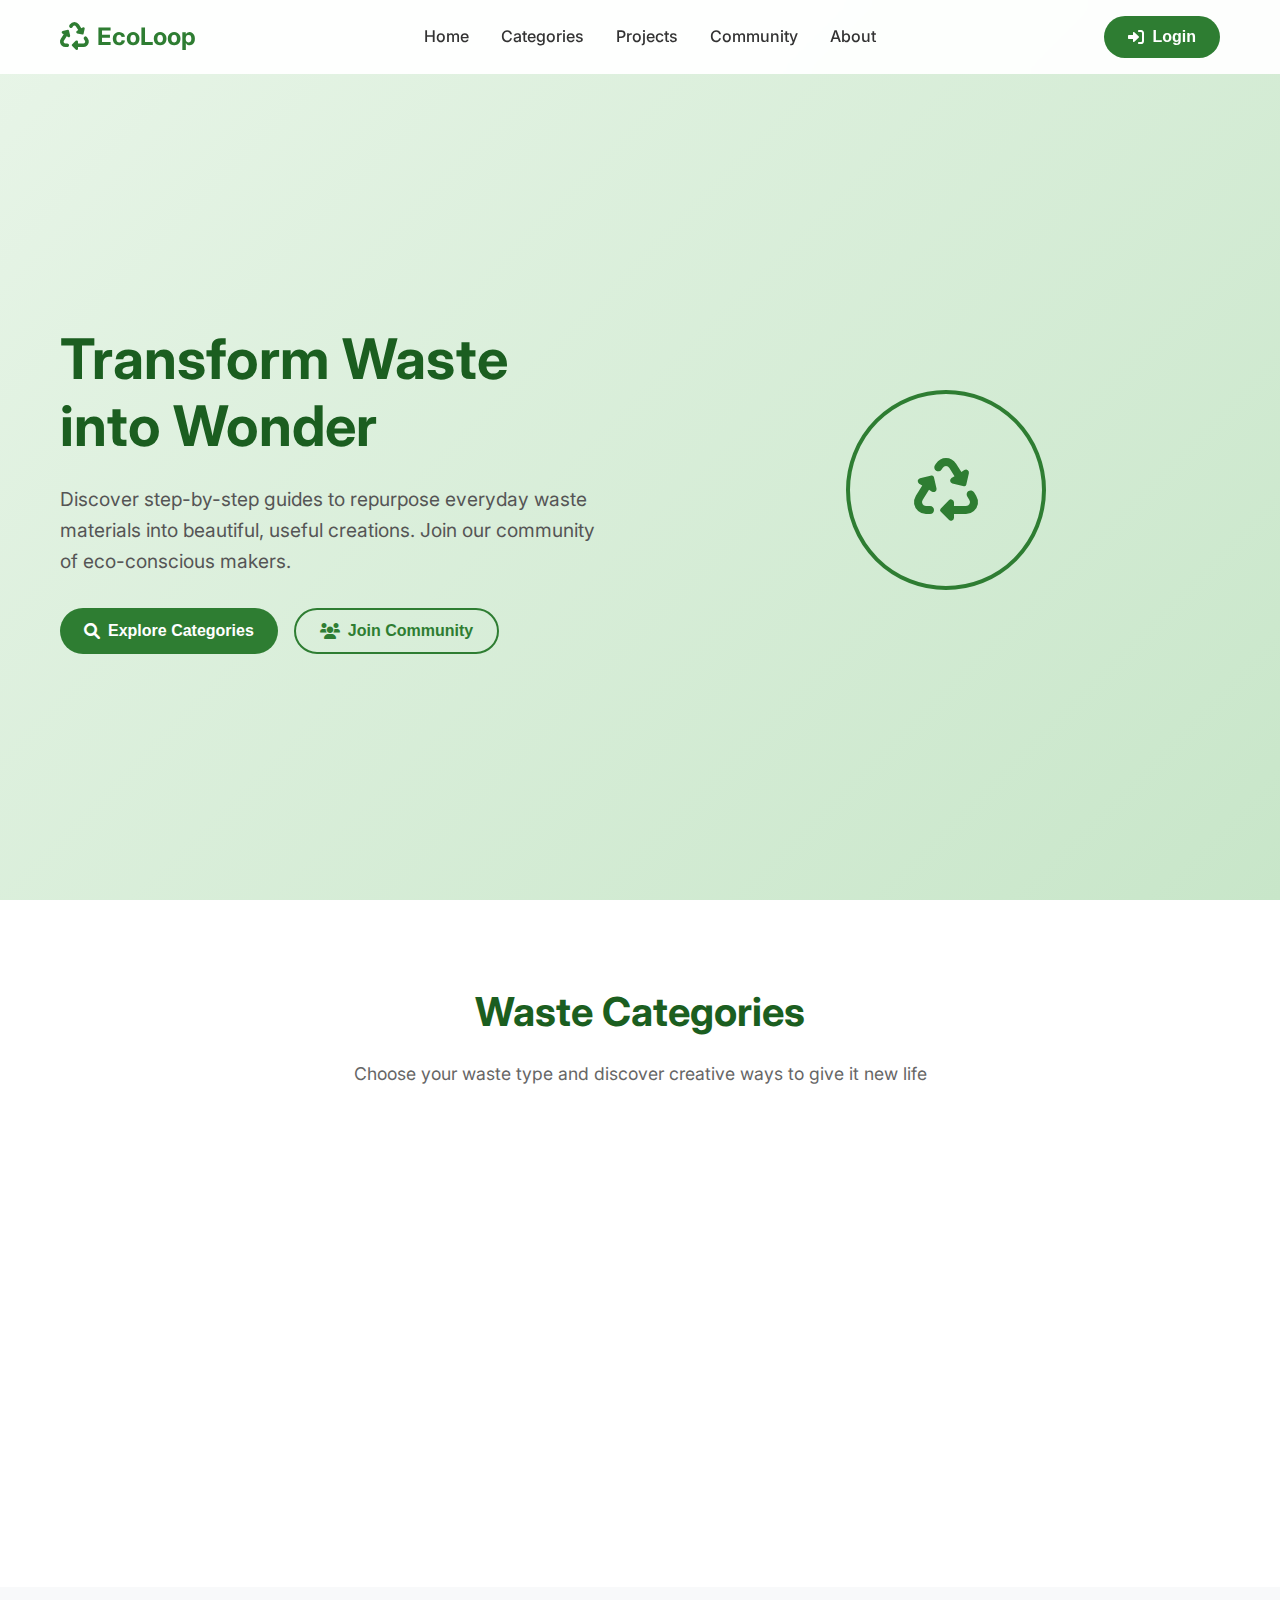
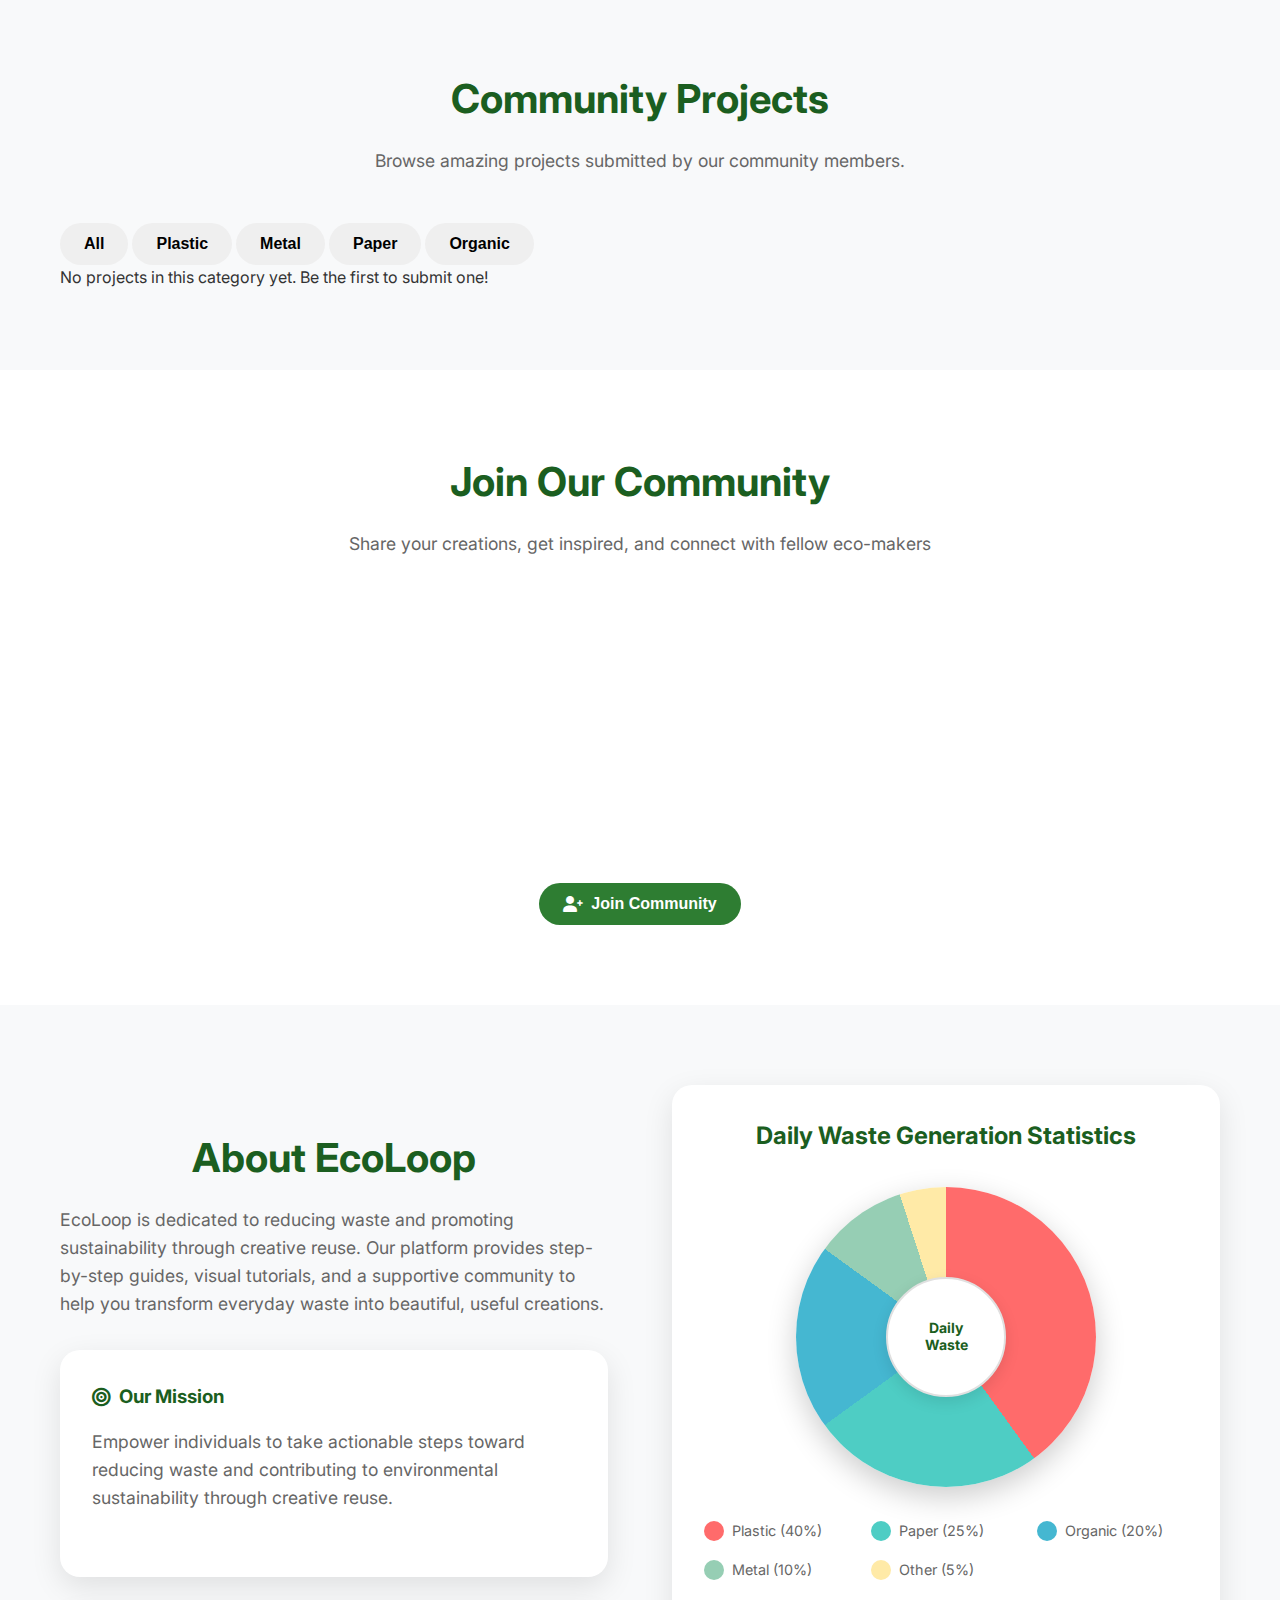
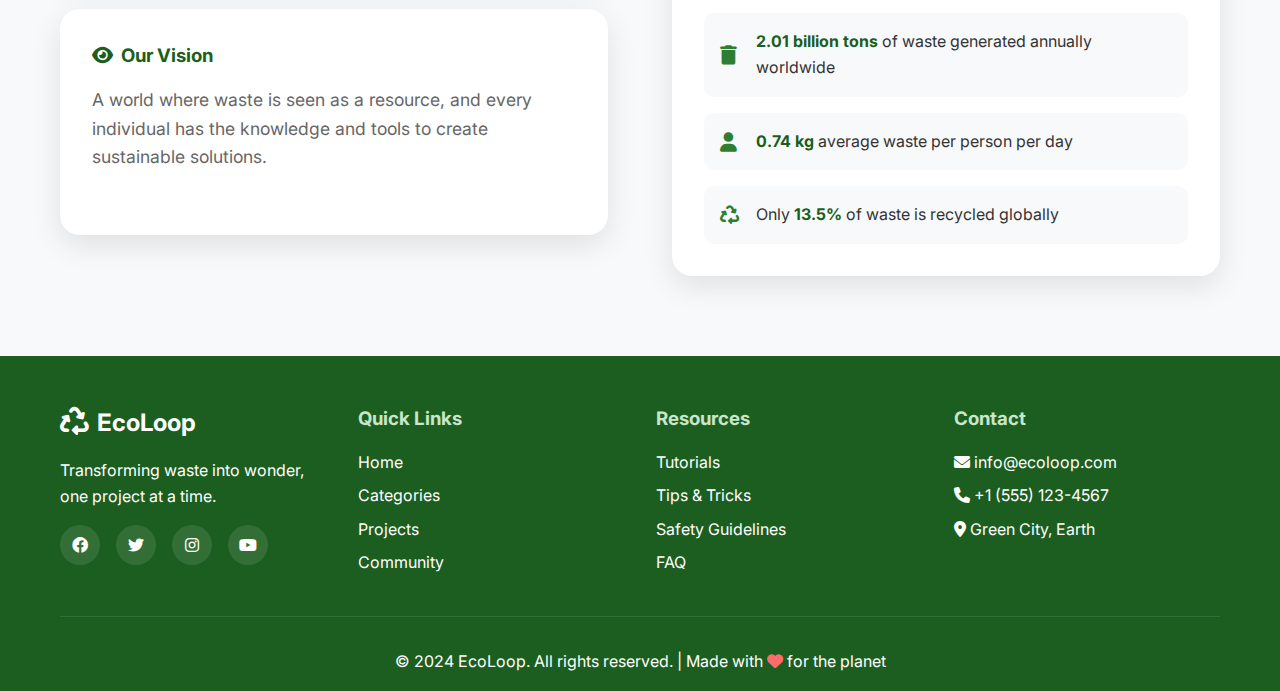
<file: index.html>
<!DOCTYPE html>
<html lang="en">
<head>
    <meta charset="UTF-8">
    <meta name="viewport" content="width=device-width, initial-scale=1.0">
    <title>EcoLoop - Transform Waste into Wonder</title>
    <link rel="stylesheet" href="styles.css">
    <link href="https://fonts.googleapis.com/css2?family=Inter:wght@300;400;500;600;700&display=swap" rel="stylesheet">
    <link rel="stylesheet" href="https://cdnjs.cloudflare.com/ajax/libs/font-awesome/6.0.0/css/all.min.css">
</head>
<body>
    <nav class="navbar">
        <div class="nav-container">
            <div class="nav-logo">
                <i class="fas fa-recycle"></i>
                <span>EcoLoop</span>
            </div>
            <ul class="nav-menu">
                <li class="nav-item">
                    <a href="#home" class="nav-link">Home</a>
                </li>
                <li class="nav-item">
                    <a href="#categories" class="nav-link">Categories</a>
                </li>
                <li class="nav-item">
                    <a href="#projects" class="nav-link">Projects</a>
                </li>
                <li class="nav-item">
                    <a href="#community" class="nav-link">Community</a>
                </li>
                <li class="nav-item">
                    <a href="#about" class="nav-link">About</a>
                </li>
            </ul>
            <div class="nav-auth" id="navAuth">
                <button class="btn btn-login" onclick="window.location.href='login.html'" id="loginBtn">
                    <i class="fas fa-sign-in-alt"></i>
                    Login
                </button>
                <div class="user-menu" id="userMenu" style="display: none;">
                    <button class="btn btn-secondary" onclick="window.location.href='submit-project.html'">
                        <i class="fas fa-plus"></i> Submit Project
                    </button>
                    <a href="profile.html" class="user-profile-link">
                        <i class="fas fa-user-circle"></i>
                        <span id="userName"></span>
                    </a>
                    <button class="btn btn-login" onclick="logout()">
                        <i class="fas fa-sign-out-alt"></i>
                        Logout
                    </button>
                </div>
            </div>
            <div class="hamburger">
                <span class="bar"></span>
                <span class="bar"></span>
                <span class="bar"></span>
            </div>
        </div>
    </nav>

    <section id="home" class="hero">
        <div class="hero-container">
            <div class="hero-content">
                <h1 class="hero-title">Transform Waste into Wonder</h1>
                <p class="hero-subtitle">Discover step-by-step guides to repurpose everyday waste materials into beautiful, useful creations. Join our community of eco-conscious makers.</p>
                <div class="hero-buttons">
                    <button class="btn btn-primary" onclick="scrollToSection('categories')">
                        <i class="fas fa-search"></i>
                        Explore Categories
                    </button>
                    <button class="btn btn-secondary" onclick="scrollToSection('community')">
                        <i class="fas fa-users"></i>
                        Join Community
                    </button>
                </div>
            </div>
            <div class="hero-image">
                <div class="hero-visual">
                    <div class="recycling-animation">
                        <i class="fas fa-recycle"></i>
                    </div>
                </div>
            </div>
        </div>
    </section>

    <section id="categories" class="categories">
        <div class="container">
            <h2 class="section-title">Waste Categories</h2>
            <p class="section-subtitle">Choose your waste type and discover creative ways to give it new life</p>
            
            <div class="categories-grid">
                <div class="category-card" onclick="filterProjects('plastic')">
                    <div class="category-icon">
                        <i class="fas fa-wine-bottle"></i>
                    </div>
                    <h3>Plastic</h3>
                    <p>Transform plastic bottles, containers, and packaging into useful items</p>
                    <span class="project-count">12 projects</span>
                </div>
                
                <div class="category-card" onclick="filterProjects('metal')">
                    <div class="category-icon">
                        <i class="fas fa-cog"></i>
                    </div>
                    <h3>Metal</h3>
                    <p>Repurpose cans, wires, and metal scraps into decorative and functional pieces</p>
                    <span class="project-count">8 projects</span>
                </div>
                
                <div class="category-card" onclick="filterProjects('paper')">
                    <div class="category-icon">
                        <i class="fas fa-newspaper"></i>
                    </div>
                    <h3>Paper</h3>
                    <p>Create beautiful crafts from newspapers, cardboard, and paper waste</p>
                    <span class="project-count">15 projects</span>
                </div>
                
                <div class="category-card" onclick="filterProjects('organic')">
                    <div class="category-icon">
                        <i class="fas fa-leaf"></i>
                    </div>
                    <h3>Organic</h3>
                    <p>Turn food scraps and garden waste into compost and natural products</p>
                    <span class="project-count">10 projects</span>
                </div>
            </div>
        </div>
    </section>

    <section id="projects" class="projects">
        <div class="container">
            <h2 class="section-title">Community Projects</h2>
            <p class="section-subtitle">Browse amazing projects submitted by our community members.</p>
            <div class="filter-controls">
                <button class="btn btn-filter active" onclick="filterProjects('all', this)">All</button>
                <button class="btn btn-filter" onclick="filterProjects('plastic', this)">Plastic</button>
                <button class="btn btn-filter" onclick="filterProjects('metal', this)">Metal</button>
                <button class="btn btn-filter" onclick="filterProjects('paper', this)">Paper</button>
                <button class="btn btn-filter" onclick="filterProjects('organic', this)">Organic</button>
            </div>
            <div id="projectsGrid" class="projects-grid">
                </div>
            <p id="no-projects-message" class="no-projects-msg" style="display: none;">No projects in this category yet. Be the first to submit one!</p>
        </div>
    </section>

    <section id="community" class="community">
        <div class="container">
            <h2 class="section-title">Join Our Community</h2>
            <p class="section-subtitle">Share your creations, get inspired, and connect with fellow eco-makers</p>
            
            <div class="community-content">
                <div class="community-features">
                    <div class="feature-card">
                        <i class="fas fa-upload"></i>
                        <h3>Share Your Projects</h3>
                        <p>Upload photos and videos of your waste repurposing creations</p>
                    </div>
                    <div class="feature-card">
                        <i class="fas fa-comments"></i>
                        <h3>Rate & Comment</h3>
                        <p>Rate projects and share tips with the community</p>
                    </div>
                    <div class="feature-card">
                        <i class="fas fa-lightbulb"></i>
                        <h3>Get Inspired</h3>
                        <p>Discover new ideas and techniques from fellow makers</p>
                    </div>
                </div>
                
                <div class="community-cta">
                    <button class="btn btn-primary" onclick="openSignupModal()">
                        <i class="fas fa-user-plus"></i>
                        Join Community
                    </button>
                </div>
            </div>
        </div>
    </section>

    <section id="about" class="about">
        <div class="container">
            <div class="about-content">
                <div class="about-text">
                    <h2 class="section-title">About EcoLoop</h2>
                    <p>EcoLoop is dedicated to reducing waste and promoting sustainability through creative reuse. Our platform provides step-by-step guides, visual tutorials, and a supportive community to help you transform everyday waste into beautiful, useful creations.</p>
                    
                    <div class="mission-vision">
                        <div class="mission">
                            <h3><i class="fas fa-bullseye"></i> Our Mission</h3>
                            <p>Empower individuals to take actionable steps toward reducing waste and contributing to environmental sustainability through creative reuse.</p>
                        </div>
                        <div class="vision">
                            <h3><i class="fas fa-eye"></i> Our Vision</h3>
                            <p>A world where waste is seen as a resource, and every individual has the knowledge and tools to create sustainable solutions.</p>
                        </div>
                    </div>
                </div>
                <div class="about-image">
                    <div class="waste-stats">
                        <h3>Daily Waste Generation Statistics</h3>
                        <div class="waste-chart">
                            <div class="pie-chart">
                                <div class="pie-slice plastic">
                                    <span class="slice-label">Plastic 40%</span>
                                </div>
                                <div class="pie-slice paper">
                                    <span class="slice-label">Paper 25%</span>
                                </div>
                                <div class="pie-slice organic">
                                    <span class="slice-label">Organic 20%</span>
                                </div>
                                <div class="pie-slice metal">
                                    <span class="slice-label">Metal 10%</span>
                                </div>
                                <div class="pie-slice other">
                                    <span class="slice-label">Other 5%</span>
                                </div>
                                <div class="pie-center">
                                    <span>Daily</span>
                                    <span>Waste</span>
                                </div>
                            </div>
                        </div>
                        <div class="waste-legend">
                            <div class="legend-item">
                                <span class="legend-color" style="background: #FF6B6B;"></span>
                                <span>Plastic (40%)</span>
                            </div>
                            <div class="legend-item">
                                <span class="legend-color" style="background: #4ECDC4;"></span>
                                <span>Paper (25%)</span>
                            </div>
                            <div class="legend-item">
                                <span class="legend-color" style="background: #45B7D1;"></span>
                                <span>Organic (20%)</span>
                            </div>
                            <div class="legend-item">
                                <span class="legend-color" style="background: #96CEB4;"></span>
                                <span>Metal (10%)</span>
                            </div>
                            <div class="legend-item">
                                <span class="legend-color" style="background: #FFEAA7;"></span>
                                <span>Other (5%)</span>
                            </div>
                        </div>
                        <div class="waste-facts">
                            <div class="fact-item">
                                <i class="fas fa-trash"></i>
                                <div>
                                    <strong>2.01 billion tons</strong> of waste generated annually worldwide
                                </div>
                            </div>
                            <div class="fact-item">
                                <i class="fas fa-user"></i>
                                <div>
                                    <strong>0.74 kg</strong> average waste per person per day
                                </div>
                            </div>
                            <div class="fact-item">
                                <i class="fas fa-recycle"></i>
                                <div>
                                    Only <strong>13.5%</strong> of waste is recycled globally
                                </div>
                            </div>
                        </div>
                    </div>
                </div>
            </div>
        </div>
    </section>

    <footer class="footer">
        <div class="container">
            <div class="footer-content">
                <div class="footer-section">
                    <div class="footer-logo">
                        <i class="fas fa-recycle"></i>
                        <span>EcoLoop</span>
                    </div>
                    <p>Transforming waste into wonder, one project at a time.</p>
                    <div class="social-links">
                        <a href="#"><i class="fab fa-facebook"></i></a>
                        <a href="#"><i class="fab fa-twitter"></i></a>
                        <a href="#"><i class="fab fa-instagram"></i></a>
                        <a href="#"><i class="fab fa-youtube"></i></a>
                    </div>
                </div>
                
                <div class="footer-section">
                    <h3>Quick Links</h3>
                    <ul>
                        <li><a href="#home">Home</a></li>
                        <li><a href="#categories">Categories</a></li>
                        <li><a href="#projects">Projects</a></li>
                        <li><a href="#community">Community</a></li>
                    </ul>
                </div>
                
                <div class="footer-section">
                    <h3>Resources</h3>
                    <ul>
                        <li><a href="#">Tutorials</a></li>
                        <li><a href="#">Tips & Tricks</a></li>
                        <li><a href="#">Safety Guidelines</a></li>
                        <li><a href="#">FAQ</a></li>
                    </ul>
                </div>
                
                <div class="footer-section">
                    <h3>Contact</h3>
                    <ul>
                        <li><i class="fas fa-envelope"></i> info@ecoloop.com</li>
                        <li><i class="fas fa-phone"></i> +1 (555) 123-4567</li>
                        <li><i class="fas fa-map-marker-alt"></i> Green City, Earth</li>
                    </ul>
                </div>
            </div>
            
            <div class="footer-bottom">
                <p>&copy; 2024 EcoLoop. All rights reserved. | Made with <i class="fas fa-heart"></i> for the planet</p>
            </div>
        </div>
    </footer>

    <div id="signupModal" class="modal">
        <div class="modal-content">
            <span class="close" onclick="closeSignupModal()">&times;</span>
            <h2>Join EcoLoop Community</h2>
            <form id="modalSignupForm" class="signup-form">
                <div class="form-group">
                    <input type="text" id="modalSignupName" placeholder="Full Name" required>
                </div>
                <div class="form-group">
                    <input type="email" id="modalSignupEmail" placeholder="Email Address" required>
                </div>
                <div class="form-group">
                    <input type="password" id="modalSignupPassword" placeholder="Create a Password" required>
                </div>
                <div class="form-group">
                    <input type="password" id="modalSignupConfirmPassword" placeholder="Confirm Password" required>
                </div>
                <button type="submit" class="btn btn-primary">Create Account</button>
            </form>
            <p class="login-link">Already have an account? <a href="login.html">Sign in</a></p>
        </div>
    </div>

    <script src="script.js"></script>
</body>
</html>
</file>
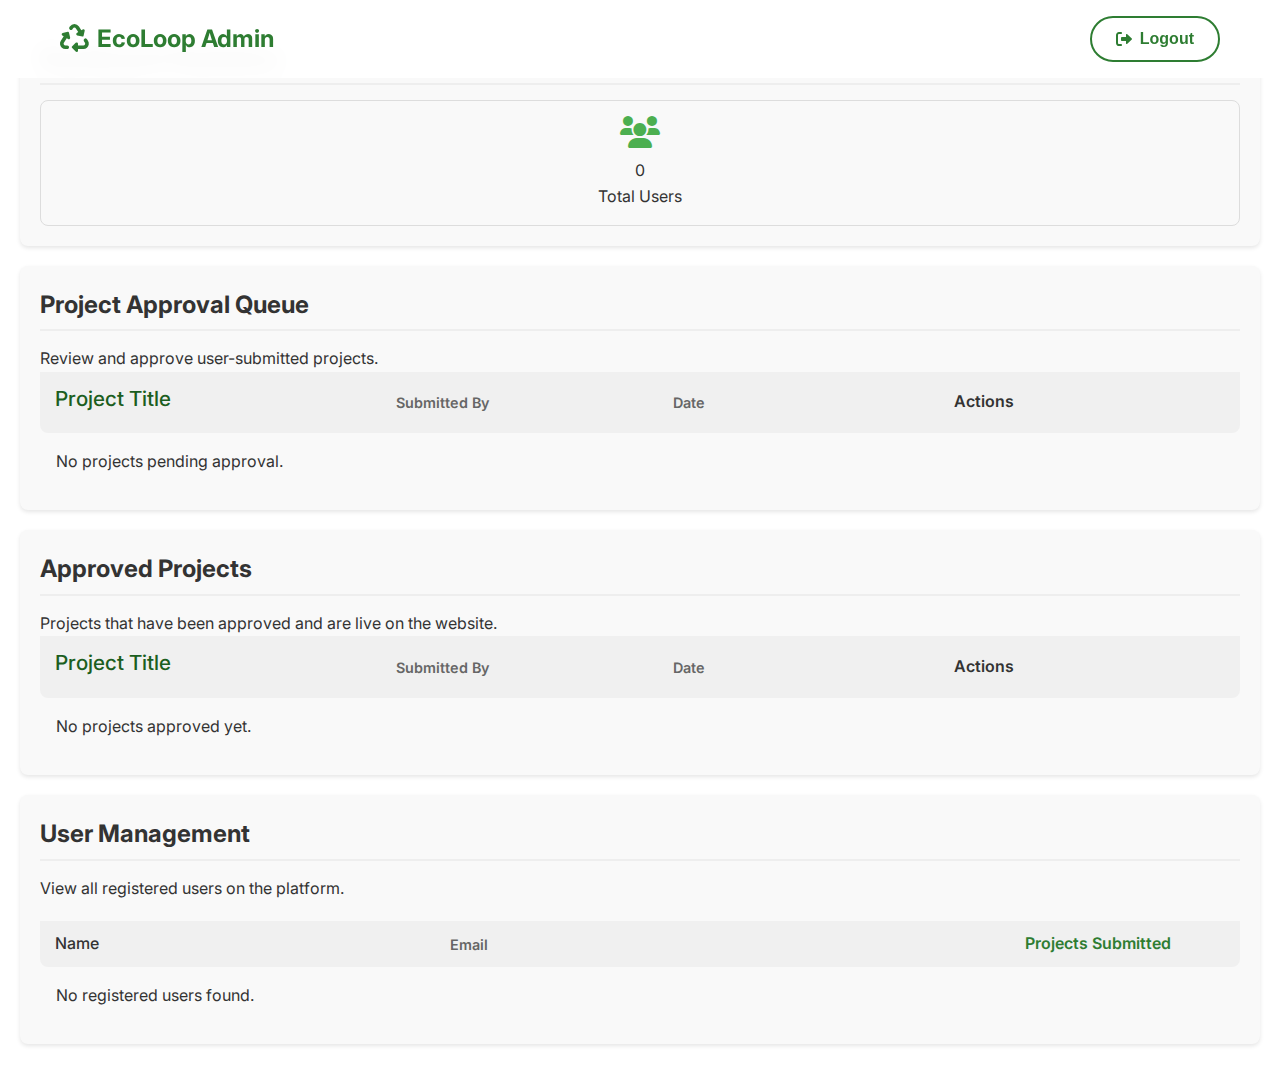
<file: admin.html>
<!DOCTYPE html>
<html lang="en">
<head>
    <meta charset="UTF-8">
    <meta name="viewport" content="width=device-width, initial-scale=1.0">
    <title>Admin Panel - EcoLoop</title>
    <link rel="stylesheet" href="styles.css">
    <link rel="stylesheet" href="admin-styles.css">
    <link href="https://fonts.googleapis.com/css2?family=Inter:wght@300;400;500;600;700&display=swap" rel="stylesheet">
    <link rel="stylesheet" href="https://cdnjs.cloudflare.com/ajax/libs/font-awesome/6.0.0/css/all.min.css">
</head>
<body>
    <nav class="navbar">
        <div class="nav-container">
            <div class="nav-logo">
                <i class="fas fa-recycle"></i>
                <span>EcoLoop Admin</span>
            </div>
            <div class="nav-auth">
                <button class="btn btn-secondary" onclick="logout()">
                    <i class="fas fa-sign-out-alt"></i>
                    Logout
                </button>
            </div>
        </div>
    </nav>

    <div class="admin-container">
        <section id="user-stats" class="admin-section">
            <h2>Dashboard Statistics</h2>
            <div class="stats-grid">
                <div class="stat-card">
                    <i class="fas fa-users"></i>
                    <span id="total-users">Loading...</span>
                    <p>Total Users</p>
                </div>
            </div>
        </section>

        <section id="project-approval" class="admin-section">
            <h2>Project Approval Queue</h2>
            <p>Review and approve user-submitted projects.</p>
            <div id="project-list-pending">
                <div class="project-item project-header">
                    <div class="project-title">Project Title</div>
                    <div class="project-user">Submitted By</div>
                    <div class="project-date">Date</div>
                    <div class="project-actions">Actions</div>
                </div>
            </div>
        </section>

        <section id="approved-projects" class="admin-section">
            <h2>Approved Projects</h2>
            <p>Projects that have been approved and are live on the website.</p>
            <div id="project-list-approved">
                <div class="project-item project-header">
                    <div class="project-title">Project Title</div>
                    <div class="project-user">Submitted By</div>
                    <div class="project-date">Date</div>
                    <div class="project-actions">Actions</div>
                </div>
            </div>
        </section>

        <section id="user-management" class="admin-section">
            <h2>User Management</h2>
            <p>View all registered users on the platform.</p>
            <div id="user-list">
                <div class="user-item user-header">
                    <div class="user-name">Name</div>
                    <div class="user-email">Email</div>
                    <div class="user-projects">Projects Submitted</div>
                </div>
            </div>
        </section>
    </div>

    <script src="script.js"></script>
    <script>
        document.addEventListener('DOMContentLoaded', () => {
            const users = JSON.parse(localStorage.getItem('ecoloopUsers')) || [];

            document.getElementById('total-users').innerText = users.length;
            
            populateUserList(users);

            const userProjects = JSON.parse(localStorage.getItem('userProjects')) || [];
            populateProjectList(userProjects);
        });

        function populateUserList(userData) {
            const userList = document.getElementById('user-list');

            const allUserProjects = JSON.parse(localStorage.getItem('userProjects')) || [];

            if (userData.length === 0) {
                userList.innerHTML += '<p style="padding: 1rem;">No registered users found.</p>';
                return;
            }

            userList.querySelectorAll('.user-item:not(.user-header)').forEach(item => item.remove());

            userData.forEach(user => {
                const userItem = document.createElement('div');
                userItem.className = 'user-item';

                const projectCount = allUserProjects.filter(p => p.submittedBy === user.email).length;
                userItem.innerHTML = `
                    <div class="user-name">${user.name}</div>
                    <div class="user-email">${user.email}</div>
                    <div class="user-projects">${projectCount}</div>
                `;
                userList.appendChild(userItem);
            });
        }

        function populateProjectList(projectData) {
            const pendingList = document.getElementById('project-list-pending');
            const approvedList = document.getElementById('project-list-approved');

            const pendingProjects = projectData.filter(p => p.status === 'pending');
            const approvedProjects = projectData.filter(p => p.status === 'approved');

            pendingList.querySelectorAll('.project-item:not(.project-header)').forEach(item => item.remove());
            approvedList.querySelectorAll('.project-item:not(.project-header)').forEach(item => item.remove());

            if (pendingProjects.length === 0) {
                pendingList.innerHTML += '<p style="padding: 1rem;">No projects pending approval.</p>';
            } else {
                pendingProjects.forEach(project => {
                    const projectItem = document.createElement('div');
                    projectItem.className = 'project-item';
                    projectItem.dataset.projectId = project.id;
                    projectItem.innerHTML = `
                        <div class="project-title" title="${project.description}">${project.title}</div>
                        <div class="project-user">${project.submittedBy}</div>
                        <div class="project-date">${project.submittedOn}</div>
                        <div class="project-actions">
                            <button class="btn btn-primary btn-small" onclick="handleApproval(${project.id}, 'approved')">Approve</button>
                            <button class="btn btn-reject btn-small" onclick="handleApproval(${project.id}, 'rejected')">Reject</button>
                        </div>
                    `;
                    pendingList.appendChild(projectItem);
                });
            }
            
            if (approvedProjects.length === 0) {
                approvedList.innerHTML += '<p style="padding: 1rem;">No projects approved yet.</p>';
            } else {
                approvedProjects.forEach(project => {
                    const projectItem = document.createElement('div');
                    projectItem.className = 'project-item';
                    projectItem.dataset.projectId = project.id;
                    projectItem.innerHTML = `
                        <div class="project-title" title="${project.description}">${project.title}</div>
                        <div class="project-user">${project.submittedBy}</div>
                        <div class="project-date">${project.submittedOn}</div>
                        <div class="project-actions">
                            <button class="btn btn-reject btn-small" onclick="handleApproval(${project.id}, 'rejected')">Reject</button>
                        </div>
                    `;
                    approvedList.appendChild(projectItem);
                });
            }
        }

        function handleApproval(projectId, newStatus) {
            let userProjects = JSON.parse(localStorage.getItem('userProjects')) || [];
            const projectIndex = userProjects.findIndex(p => p.id == projectId);

            if (projectIndex === -1) return;

            userProjects[projectIndex].status = newStatus;
            localStorage.setItem('userProjects', JSON.stringify(userProjects));

            populateProjectList(userProjects);
            showToast(`Project has been ${newStatus}.`, 'success');
        }
    </script>
</body>
</html>
</file>
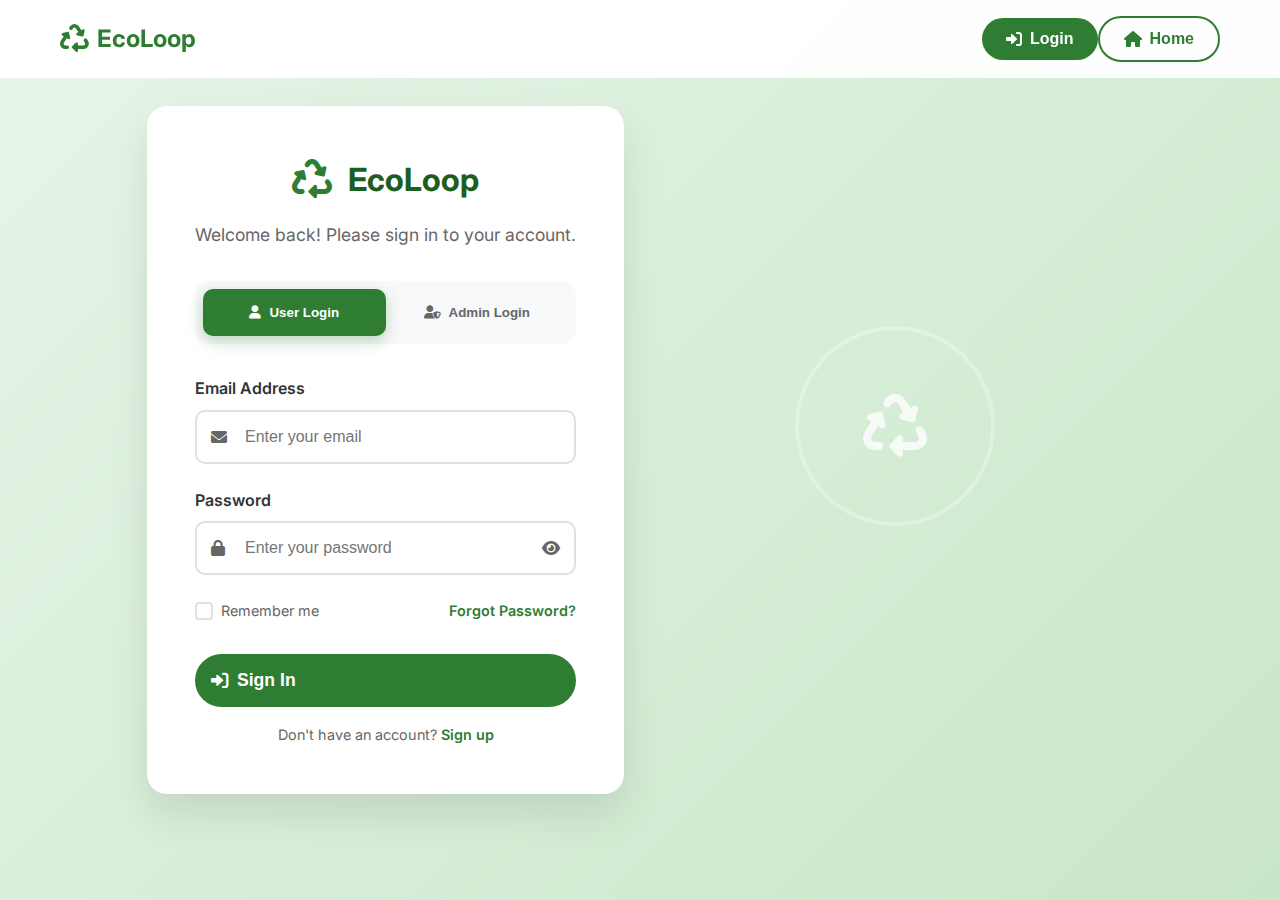
<file: login.html>
<!DOCTYPE html>
<html lang="en">
<head>
    <meta charset="UTF-8">
    <meta name="viewport" content="width=device-width, initial-scale=1.0">
    <title>Login - EcoLoop</title>
    <link rel="stylesheet" href="styles.css">
    <link rel="stylesheet" href="login-styles.css">
    <link href="https://fonts.googleapis.com/css2?family=Inter:wght@300;400;500;600;700&display=swap" rel="stylesheet">
    <link rel="stylesheet" href="https://cdnjs.cloudflare.com/ajax/libs/font-awesome/6.0.0/css/all.min.css">
</head>
<body class="login-body">
    <!-- Navigation -->
    <nav class="navbar">
        <div class="nav-container">
            <div class="nav-logo">
                <i class="fas fa-recycle"></i>
                <span>EcoLoop</span>
            </div>
            <div class="nav-auth">
                <button class="btn btn-login active" onclick="window.location.href='login.html'">
                    <i class="fas fa-sign-in-alt"></i>
                    Login
                </button>
                <button class="btn btn-secondary" onclick="window.location.href='index.html'">
                    <i class="fas fa-home"></i>
                    Home
                </button>
            </div>
        </div>
    </nav>

    <!-- Login Container -->
    <div class="login-container">
        <div class="login-card">
            <div class="login-header">
                <div class="logo-section">
                    <i class="fas fa-recycle"></i>
                    <h1>EcoLoop</h1>
                </div>
                <p>Welcome back! Please sign in to your account.</p>
            </div>

            <!-- Login Type Selector -->
            <div class="login-type-selector">
                <button class="type-btn active" onclick="switchLoginType('user')">
                    <i class="fas fa-user"></i>
                    User Login
                </button>
                <button class="type-btn" onclick="switchLoginType('admin')">
                    <i class="fas fa-user-shield"></i>
                    Admin Login
                </button>
            </div>

            <!-- User Login Form -->
            <form id="userLoginForm" class="login-form active">
                <div class="form-group">
                    <label for="userEmail">Email Address</label>
                    <div class="input-group">
                        <i class="fas fa-envelope"></i>
                        <input type="email" id="userEmail" placeholder="Enter your email" required>
                    </div>
                </div>
                <div class="form-group">
                    <label for="userPassword">Password</label>
                    <div class="input-group">
                        <i class="fas fa-lock"></i>
                        <input type="password" id="userPassword" placeholder="Enter your password" required>
                        <i class="fas fa-eye toggle-password" onclick="togglePassword('userPassword')"></i>
                    </div>
                </div>
                <div class="form-options">
                    <label class="checkbox-container">
                        <input type="checkbox" id="rememberUser">
                        <span class="checkmark"></span>
                        Remember me
                    </label>
                    <a href="#" class="forgot-password">Forgot Password?</a>
                </div>
                <button type="submit" class="btn btn-primary btn-full">
                    <i class="fas fa-sign-in-alt"></i>
                    Sign In
                </button>
                <div class="signup-link">
                    Don't have an account? <a href="#" onclick="showSignupForm()">Sign up</a>
                </div>
            </form>

            <!-- Admin Login Form -->
            <form id="adminLoginForm" class="login-form">
                <div class="form-group">
                    <label for="adminUsername">Username</label>
                    <div class="input-group">
                        <i class="fas fa-user"></i>
                        <input type="text" id="adminUsername" placeholder="Enter admin username" required>
                    </div>
                </div>
                <div class="form-group">
                    <label for="adminPassword">Password</label>
                    <div class="input-group">
                        <i class="fas fa-lock"></i>
                        <input type="password" id="adminPassword" placeholder="Enter admin password" required>
                        <i class="fas fa-eye toggle-password" onclick="togglePassword('adminPassword')"></i>
                    </div>
                </div>
                <div class="form-options">
                    <label class="checkbox-container">
                        <input type="checkbox" id="rememberAdmin">
                        <span class="checkmark"></span>
                        Remember me
                    </label>
                    <a href="#" class="forgot-password">Forgot Password?</a>
                </div>
                <button type="submit" class="btn btn-primary btn-full">
                    <i class="fas fa-user-shield"></i>
                    Admin Login
                </button>
            </form>

            <!-- Signup Form -->
            <form id="signupForm" class="login-form">
                <div class="form-group">
                    <label for="signupName">Full Name</label>
                    <div class="input-group">
                        <i class="fas fa-user"></i>
                        <input type="text" id="signupName" placeholder="Enter your full name" required>
                    </div>
                </div>
                <div class="form-group">
                    <label for="signupEmail">Email Address</label>
                    <div class="input-group">
                        <i class="fas fa-envelope"></i>
                        <input type="email" id="signupEmail" placeholder="Enter your email" required>
                    </div>
                </div>
                <div class="form-group">
                    <label for="signupPassword">Password</label>
                    <div class="input-group">
                        <i class="fas fa-lock"></i>
                        <input type="password" id="signupPassword" placeholder="Create a password" required>
                        <i class="fas fa-eye toggle-password" onclick="togglePassword('signupPassword')"></i>
                    </div>
                </div>
                <div class="form-group">
                    <label for="signupConfirmPassword">Confirm Password</label>
                    <div class="input-group">
                        <i class="fas fa-lock"></i>
                        <input type="password" id="signupConfirmPassword" placeholder="Confirm your password" required>
                        <i class="fas fa-eye toggle-password" onclick="togglePassword('signupConfirmPassword')"></i>
                    </div>
                </div>
                <div class="form-options">
                    <label class="checkbox-container">
                        <input type="checkbox" id="agreeTerms" required>
                        <span class="checkmark"></span>
                        I agree to the <a href="#">Terms & Conditions</a>
                    </label>
                </div>
                <button type="submit" class="btn btn-primary btn-full">
                    <i class="fas fa-user-plus"></i>
                    Create Account
                </button>
                <div class="signup-link">
                    Already have an account? <a href="#" onclick="showLoginForm()">Sign in</a>
                </div>
            </form>
        </div>

        <!-- Login Background -->
        <div class="login-background">
            <div class="eco-animation">
                <i class="fas fa-recycle"></i>
            </div>
        </div>
    </div>

    <!-- Success/Error Messages -->
    <div id="messageContainer" class="message-container"></div>

    <script src="script.js"></script>
    <script src="login.js"></script>
</body>
</html>
</file>
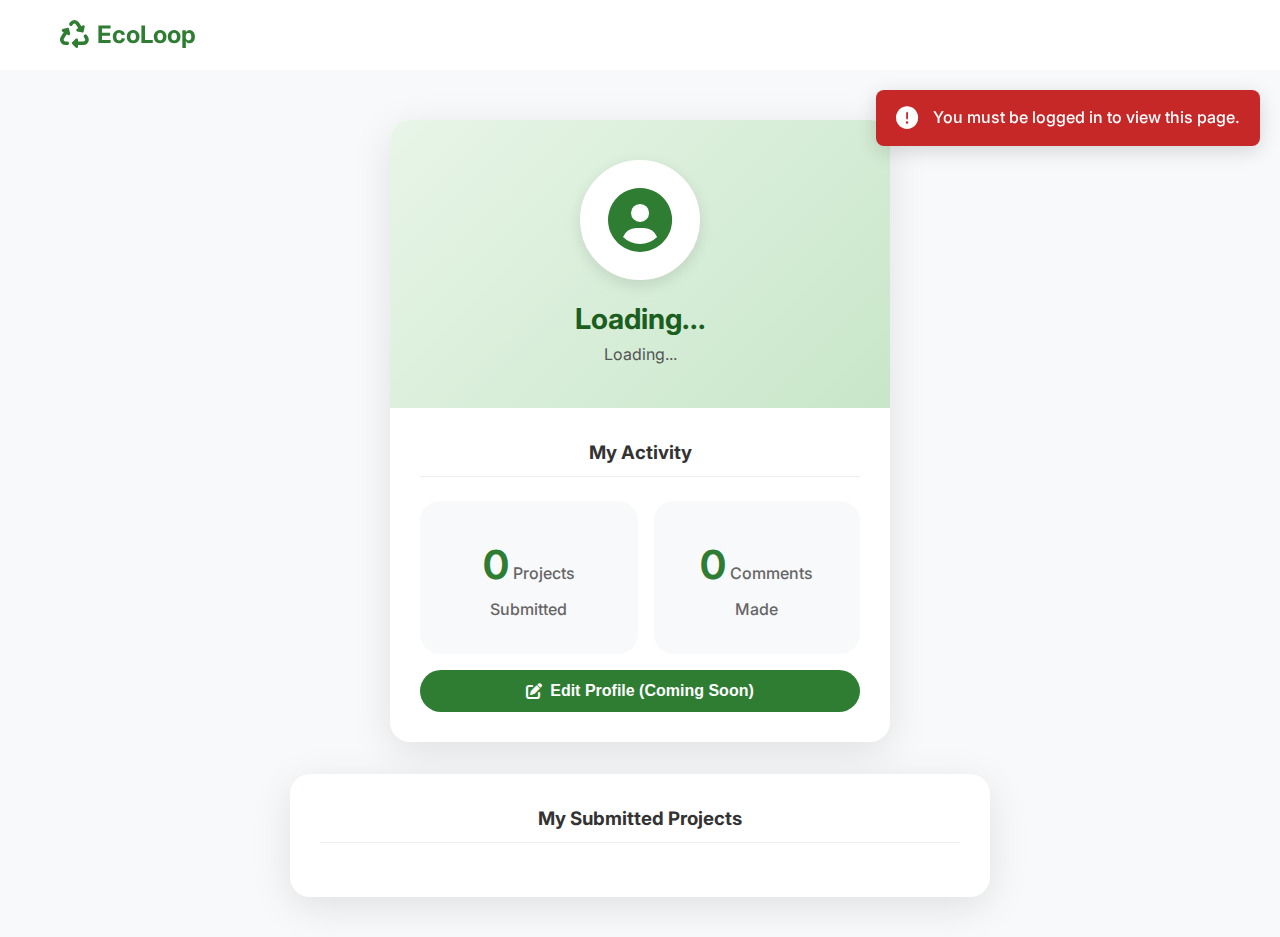
<file: profile.html>
<!DOCTYPE html>
<html lang="en">
<head>
    <meta charset="UTF-8">
    <meta name="viewport" content="width=device-width, initial-scale=1.0">
    <title>User Profile - EcoLoop</title>
    <link rel="stylesheet" href="styles.css">
    <link rel="stylesheet" href="profile-styles.css">
    <link href="https://fonts.googleapis.com/css2?family=Inter:wght@300;400;500;600;700&display=swap" rel="stylesheet">
    <link rel="stylesheet" href="https://cdnjs.cloudflare.com/ajax/libs/font-awesome/6.0.0/css/all.min.css">
</head>
<body>
    <nav class="navbar">
        <div class="nav-container">
            <div class="nav-logo" onclick="window.location.href='index.html'" style="cursor: pointer;">
                <i class="fas fa-recycle"></i>
                <span>EcoLoop</span>
            </div>
            <div class="nav-auth" id="navAuth">
                </div>
        </div>
    </nav>

    <div class="profile-container">
        <div class="profile-card">
            <div class="profile-header">
                <div class="profile-avatar">
                    <i class="fas fa-user-circle"></i>
                </div>
                <h2 id="profile-name">Loading...</h2>
                <p id="profile-email">Loading...</p>
            </div>
            <div class="profile-body">
                <h3>My Activity</h3>
                <div class="activity-stats">
                    <div class="stat-item">
                        <span class="stat-number">0</span>
                        <span class="stat-label">Projects Submitted</span>
                    </div>
                    <div class="stat-item">
                        <span class="stat-number">0</span>
                        <span class="stat-label">Comments Made</span>
                    </div>
                </div>
                <button class="btn btn-primary btn-full" style="margin-top: 1rem;" disabled>
                    <i class="fas fa-edit"></i>
                    Edit Profile (Coming Soon)
                </button>
            </div>
        </div>

        <div class="profile-projects">
            <h3>My Submitted Projects</h3>
            <div id="user-projects-list">
                </div>
        </div>
    </div>

    <script src="script.js"></script>
    <script>
        document.addEventListener('DOMContentLoaded', () => {
            const user = JSON.parse(localStorage.getItem('ecoloopUser') || sessionStorage.getItem('ecoloopUser'));

            if (!user) {
                showToast('You must be logged in to view this page.', 'error');
                setTimeout(() => {
                    window.location.href = 'login.html';
                }, 2000);
                return;
            }

            document.getElementById('profile-name').textContent = user.name;
            document.getElementById('profile-email').textContent = user.email;

            const navAuth = document.getElementById('navAuth');
            navAuth.innerHTML = `
                <div class="user-menu">
                    <button class="btn btn-secondary" onclick="window.location.href='index.html'"><i class="fas fa-home"></i> Home</button>
                    <button class="btn btn-secondary" onclick="logout()"><i class="fas fa-sign-out-alt"></i> Logout</button>
                </div>
            `;

            const allUserProjects = JSON.parse(localStorage.getItem('userProjects')) || [];
            const myProjects = allUserProjects.filter(p => p.submittedBy === user.email);
            
            const projectsSubmittedSpan = document.querySelector('.stat-item .stat-number');
            if (projectsSubmittedSpan) {
                projectsSubmittedSpan.textContent = myProjects.length;
            }

            populateMyProjects(myProjects);
        });

        function populateMyProjects(projects) {
            const projectsList = document.getElementById('user-projects-list');

            if (projects.length === 0) {
                projectsList.innerHTML = '<p class="no-projects-msg">You have not submitted any projects yet.</p>';
                return;
            }

            projects.forEach(project => {
                const projectItem = document.createElement('div');
                projectItem.className = 'user-project-item';
                const statusClass = project.status === 'approved' ? 'status-approved' : 
                                    project.status === 'rejected' ? 'status-rejected' : 'status-pending';

                projectItem.innerHTML = `
                    <div class="project-info">
                        <h4>${project.title}</h4>
                        <p>Submitted on: ${project.submittedOn}</p>
                    </div>
                    <div class="project-status-tag ${statusClass}">
                        ${project.status}
                    </div>
                `;
                projectsList.appendChild(projectItem);
            });
        }
    </script>
</body>
</html>
</file>
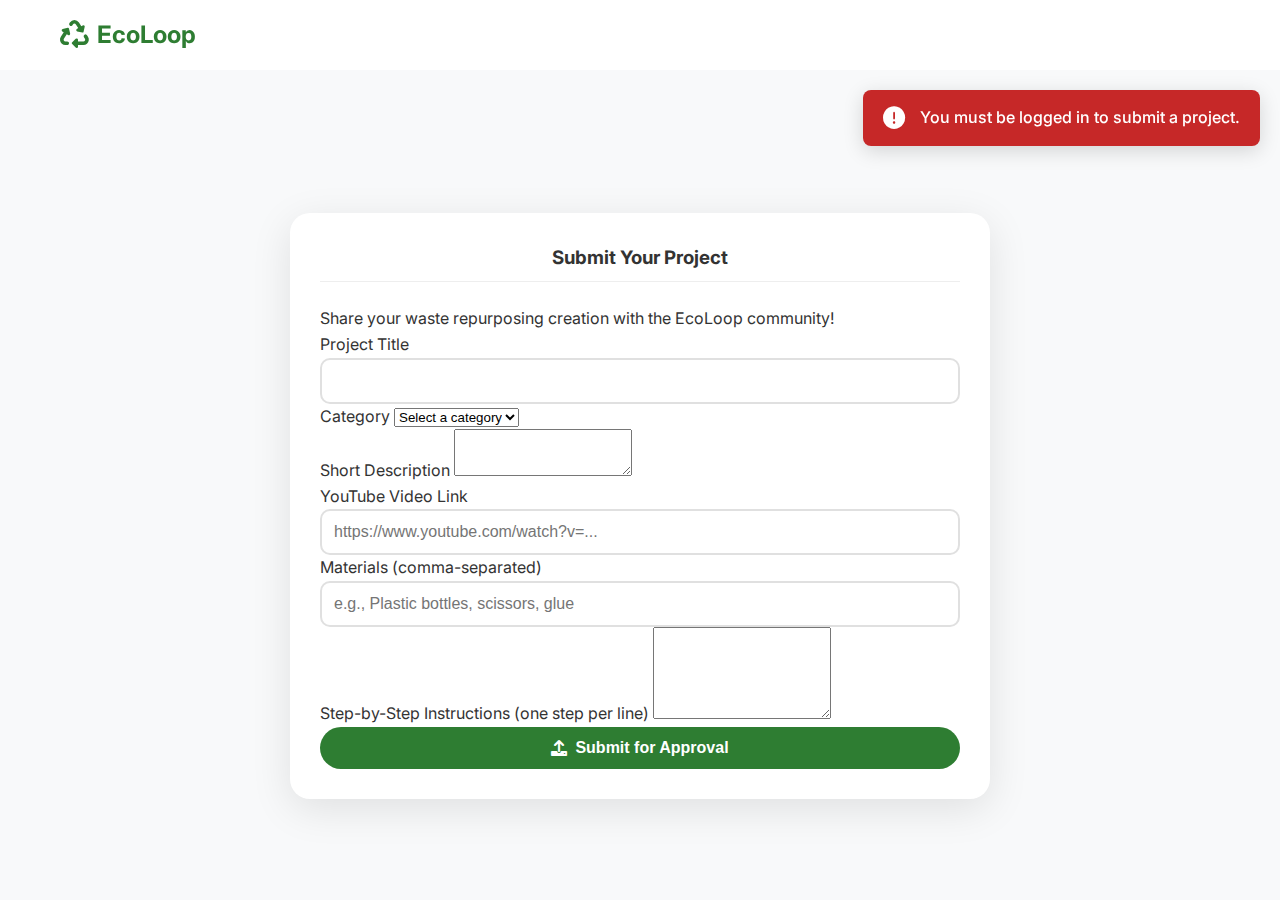
<file: submit-project.html>
<!DOCTYPE html>
<html lang="en">
<head>
    <meta charset="UTF-8">
    <meta name="viewport" content="width=device-width, initial-scale=1.0">
    <title>Submit a Project - EcoLoop</title>
    <link rel="stylesheet" href="styles.css">
    <link rel="stylesheet" href="profile-styles.css">
    <link href="https://fonts.googleapis.com/css2?family=Inter:wght@300;400;500;600;700&display=swap" rel="stylesheet">
    <link rel="stylesheet" href="https://cdnjs.cloudflare.com/ajax/libs/font-awesome/6.0.0/css/all.min.css">
</head>
<body>
    <nav class="navbar">
        <div class="nav-container">
            <div class="nav-logo" onclick="window.location.href='index.html'" style="cursor: pointer;">
                <i class="fas fa-recycle"></i>
                <span>EcoLoop</span>
            </div>
            <div class="nav-auth" id="navAuth">
                </div>
        </div>
    </nav>

    <div class="profile-container">
        <div class="profile-projects">
            <div id="submissionFormSection">
                <h3>Submit Your Project</h3>
                <p>Share your waste repurposing creation with the EcoLoop community!</p>
                <form id="projectSubmissionForm">
                    <div class="form-group">
                        <label for="projectTitle">Project Title</label>
                        <input type="text" id="projectTitle" required>
                    </div>
                    <div class="form-group">
                        <label for="projectCategory">Category</label>
                        <select id="projectCategory" required>
                            <option value="">Select a category</option>
                            <option value="plastic">Plastic</option>
                            <option value="metal">Metal</option>
                            <option value="paper">Paper</option>
                            <option value="organic">Organic</option>
                        </select>
                    </div>
                    <div class="form-group">
                        <label for="projectDescription">Short Description</label>
                        <textarea id="projectDescription" rows="3" required></textarea>
                    </div>
                    <div class="form-group">
                        <label for="projectVideo">YouTube Video Link</label>
                        <input type="url" id="projectVideo" placeholder="https://www.youtube.com/watch?v=..." required>
                    </div>
                    <div class="form-group">
                        <label for="projectMaterials">Materials (comma-separated)</label>
                        <input type="text" id="projectMaterials" placeholder="e.g., Plastic bottles, scissors, glue" required>
                    </div>
                    <div class="form-group">
                        <label for="projectSteps">Step-by-Step Instructions (one step per line)</label>
                        <textarea id="projectSteps" rows="6" required></textarea>
                    </div>
                    <button type="submit" class="btn btn-primary btn-full">
                        <i class="fas fa-upload"></i>
                        Submit for Approval
                    </button>
                </form>
            </div>
        </div>
    </div>

    <script src="script.js"></script>
    <script>
        document.addEventListener('DOMContentLoaded', () => {
            const user = JSON.parse(localStorage.getItem('ecoloopUser') || sessionStorage.getItem('ecoloopUser'));
            const navAuth = document.getElementById('navAuth');

            if (!user) {
                showToast('You must be logged in to submit a project.', 'error');
                setTimeout(() => {
                    window.location.href = 'login.html';
                }, 2000);
                return;
            }

            navAuth.innerHTML = `
                <div class="user-menu">
                    <button class="btn btn-secondary" onclick="window.location.href='index.html'"><i class="fas fa-home"></i> Home</button>
                    <button class="btn btn-secondary" onclick="logout()"><i class="fas fa-sign-out-alt"></i> Logout</button>
                </div>
            `;

            document.getElementById('projectSubmissionForm').addEventListener('submit', function(e) {
                e.preventDefault();

                const newProject = {
                    id: Date.now(),
                    title: document.getElementById('projectTitle').value,
                    description: document.getElementById('projectDescription').value,
                    category: document.getElementById('projectCategory').value,
                    videoUrl: document.getElementById('projectVideo').value,
                    materials: document.getElementById('projectMaterials').value.split(',').map(s => s.trim()),
                    steps: document.getElementById('projectSteps').value.split('\n').map(s => s.trim()).filter(s => s),
                    submittedBy: user.email,
                    submittedOn: new Date().toLocaleDateString(),
                    status: 'pending',
                    rating: 0,
                    comments: []
                };

                let userProjects = JSON.parse(localStorage.getItem('userProjects')) || [];
                userProjects.push(newProject);
                localStorage.setItem('userProjects', JSON.stringify(userProjects));

                showToast('Project submitted successfully! It is now pending admin approval.', 'success');
                this.reset();
                setTimeout(() => {
                    window.location.href = 'index.html';
                }, 2000);
            });
        });
    </script>
</body>
</html>
</file>
<file: admin-styles.css>
/* admin-styles.css */

.admin-container {
    display: flex;
    flex-direction: column;
    padding: 20px;
    font-family: 'Inter', sans-serif;
}

.admin-section {
    margin-bottom: 20px;
    padding: 20px;
    background-color: #f9f9f9;
    border-radius: 8px;
    box-shadow: 0 2px 4px rgba(0, 0, 0, 0.1);
}

.admin-section h2 {
    color: #333;
    margin-bottom: 15px;
    border-bottom: 2px solid #eee;
    padding-bottom: 5px;
}

.stats-grid {
    display: grid;
    grid-template-columns: repeat(auto-fit, minmax(200px, 1fr));
    gap: 20px;
}
.stat-card {
    display: flex;
    flex-direction: column;
    align-items: center;
    padding: 15px;
    border: 1px solid #ddd;
    border-radius: 8px;
}

.stat-card i {
    font-size: 2em;
    margin-bottom: 10px;
    color: #4CAF50; /* Green color for visual appeal */
}

/* Project Approval List Styles */
#project-list {
    margin-top: 20px;
}

.project-item {
    display: grid;
    grid-template-columns: 2.5fr 2fr 1fr 1.5fr 1.5fr; /* 5 columns for new layout */
    align-items: center;
    padding: 15px;
    background-color: white;
    border-bottom: 1px solid #e0e0e0;
    gap: 15px;
}

.project-item:last-of-type {
    border-bottom: none;
    border-radius: 0 0 8px 8px;
}

.project-header {
    font-weight: 600;
    color: #333;
    background-color: #f0f0f0;
    border-radius: 8px 8px 0 0;
    padding: 10px 15px;
    border-bottom: 2px solid #ddd;
}

.project-title {
    font-weight: 500;
}

.project-user, .project-date {
    color: #666;
    font-size: 0.9rem;
}

.project-status {
    font-weight: 600;
    padding: 5px 12px;
    border-radius: 20px;
    text-align: center;
    font-size: 0.8rem;
    text-transform: uppercase;
    letter-spacing: 0.5px;
}

.status-pending {
    background-color: #fff0c2; /* Lighter Amber */
    color: #a67c00;
}

.status-approved {
    background-color: #c8e6c9; /* Lighter Green */
    color: #1b5e20;
}

.status-rejected {
    background-color: #ffcdd2; /* Lighter Red */
    color: #c62828;
}

.project-actions {
    display: flex;
    justify-content: flex-end;
    gap: 10px;
}

/* User Management List Styles */
#user-list {
    margin-top: 20px;
}

.user-item {
    display: grid;
    grid-template-columns: 1.5fr 2fr 1fr;
    align-items: center;
    padding: 15px;
    background-color: white;
    border-bottom: 1px solid #e0e0e0;
    gap: 15px;
}

.user-item:last-of-type {
    border-bottom: none;
    border-radius: 0 0 8px 8px;
}

.user-header {
    font-weight: 600;
    color: #333;
    background-color: #f0f0f0;
    border-radius: 8px 8px 0 0;
    padding: 10px 15px;
    border-bottom: 2px solid #ddd;
}

.user-name {
    font-weight: 500;
}

.user-email {
    color: #666;
    font-size: 0.9rem;
}

.user-projects {
    text-align: center;
    font-weight: 600;
    color: #2E7D32;
}
</file>
<file: login-styles.css>
/* Login Page Specific Styles */
.login-body {
    background: linear-gradient(135deg, #E8F5E8 0%, #C8E6C9 100%);
    min-height: 100vh;
    display: flex;
    flex-direction: column;
}

.login-container {
    flex: 1;
    display: grid;
    grid-template-columns: 1fr 1fr;
    gap: 2rem;
    max-width: 1400px;
    margin: 0 auto;
    padding: 2rem;
    align-items: center;
}

/* Login Card */
.login-card {
    background: white;
    padding: 3rem;
    border-radius: 20px;
    box-shadow: 0 20px 40px rgba(0, 0, 0, 0.1);
    max-width: 500px;
    width: 100%;
}

.login-header {
    text-align: center;
    margin-bottom: 2rem;
}

.logo-section {
    display: flex;
    align-items: center;
    justify-content: center;
    gap: 1rem;
    margin-bottom: 1rem;
}

.logo-section i {
    font-size: 2.5rem;
    color: #2E7D32;
}

.logo-section h1 {
    font-size: 2rem;
    font-weight: 700;
    color: #1B5E20;
    margin: 0;
}

.login-header p {
    color: #666;
    font-size: 1.1rem;
}

/* Login Type Selector */
.login-type-selector {
    display: flex;
    background: #F8F9FA;
    border-radius: 15px;
    padding: 0.5rem;
    margin-bottom: 2rem;
}

.type-btn {
    flex: 1;
    padding: 1rem;
    border: none;
    background: transparent;
    border-radius: 10px;
    cursor: pointer;
    transition: all 0.3s ease;
    display: flex;
    align-items: center;
    justify-content: center;
    gap: 0.5rem;
    font-weight: 600;
    color: #666;
}

.type-btn.active {
    background: #2E7D32;
    color: white;
    box-shadow: 0 5px 15px rgba(46, 125, 50, 0.3);
}

.type-btn:hover:not(.active) {
    background: rgba(46, 125, 50, 0.1);
    color: #2E7D32;
}

/* Login Forms */
.login-form {
    display: none;
}

.login-form.active {
    display: block;
}

.form-group {
    margin-bottom: 1.5rem;
}

.form-group label {
    display: block;
    margin-bottom: 0.5rem;
    font-weight: 600;
    color: #333;
}

.input-group {
    position: relative;
    display: flex;
    align-items: center;
}

.input-group i:first-child {
    position: absolute;
    left: 1rem;
    color: #666;
    z-index: 1;
}

.input-group input {
    width: 100%;
    padding: 1rem 1rem 1rem 3rem;
    border: 2px solid #E0E0E0;
    border-radius: 10px;
    font-size: 1rem;
    transition: all 0.3s ease;
    background: white;
}

.input-group input:focus {
    outline: none;
    border-color: #2E7D32;
    box-shadow: 0 0 0 3px rgba(46, 125, 50, 0.1);
}

.toggle-password {
    position: absolute;
    right: 1rem;
    cursor: pointer;
    color: #666;
    transition: color 0.3s ease;
}

.toggle-password:hover {
    color: #2E7D32;
}

/* Form Options */
.form-options {
    display: flex;
    justify-content: space-between;
    align-items: center;
    margin-bottom: 2rem;
    flex-wrap: wrap;
    gap: 1rem;
}

.checkbox-container {
    display: flex;
    align-items: center;
    cursor: pointer;
    font-size: 0.9rem;
    color: #666;
}

.checkbox-container input {
    display: none;
}

.checkmark {
    width: 18px;
    height: 18px;
    border: 2px solid #E0E0E0;
    border-radius: 4px;
    margin-right: 0.5rem;
    position: relative;
    transition: all 0.3s ease;
}

.checkbox-container input:checked + .checkmark {
    background: #2E7D32;
    border-color: #2E7D32;
}

.checkbox-container input:checked + .checkmark::after {
    content: '✓';
    position: absolute;
    top: 50%;
    left: 50%;
    transform: translate(-50%, -50%);
    color: white;
    font-size: 12px;
    font-weight: bold;
}

.forgot-password {
    color: #2E7D32;
    text-decoration: none;
    font-size: 0.9rem;
    font-weight: 600;
    transition: color 0.3s ease;
}

.forgot-password:hover {
    color: #1B5E20;
    text-decoration: underline;
}

/* Buttons */
.btn-full {
    width: 100%;
    padding: 1rem;
    font-size: 1.1rem;
    margin-bottom: 1rem;
}

/* Signup Link */
.signup-link {
    text-align: center;
    color: #666;
    font-size: 0.9rem;
}

.signup-link a {
    color: #2E7D32;
    text-decoration: none;
    font-weight: 600;
    transition: color 0.3s ease;
}

.signup-link a:hover {
    color: #1B5E20;
    text-decoration: underline;
}

/* Login Background */
.login-background {
    display: flex;
    flex-direction: column;
    align-items: center;
    justify-content: center;
    text-align: center;
    color: white;
}

.eco-animation {
    width: 200px;
    height: 200px;
    border: 4px solid rgba(255, 255, 255, 0.3);
    border-radius: 50%;
    display: flex;
    align-items: center;
    justify-content: center;
    margin-bottom: 3rem;
    animation: float 6s ease-in-out infinite;
}

.eco-animation i {
    font-size: 4rem;
    color: rgba(255, 255, 255, 0.8);
    animation: rotate 10s linear infinite;
}

@keyframes float {
    0%, 100% { transform: translateY(0px); }
    50% { transform: translateY(-20px); }
}

@keyframes rotate {
    from { transform: rotate(0deg); }
    to { transform: rotate(360deg); }
}

.eco-stats {
    display: grid;
    grid-template-columns: repeat(3, 1fr);
    gap: 2rem;
    max-width: 400px;
}

.eco-stats .stat-item {
    background: rgba(255, 255, 255, 0.1);
    padding: 1.5rem;
    border-radius: 15px;
    backdrop-filter: blur(10px);
}

.eco-stats .stat-number {
    font-size: 2rem;
    font-weight: 700;
    margin-bottom: 0.5rem;
}

.eco-stats .stat-label {
    font-size: 0.9rem;
    opacity: 0.9;
}

/* Message Container */
.message-container {
    position: fixed;
    top: 20px;
    right: 20px;
    z-index: 1000;
    max-width: 400px;
}

.message {
    padding: 1rem 1.5rem;
    border-radius: 10px;
    margin-bottom: 1rem;
    display: flex;
    align-items: center;
    gap: 0.5rem;
    animation: slideIn 0.3s ease;
    box-shadow: 0 5px 15px rgba(0, 0, 0, 0.2);
}

.message.success {
    background: #4CAF50;
    color: white;
}

.message.error {
    background: #F44336;
    color: white;
}

.message.info {
    background: #2196F3;
    color: white;
}

@keyframes slideIn {
    from {
        transform: translateX(100%);
        opacity: 0;
    }
    to {
        transform: translateX(0);
        opacity: 1;
    }
}

/* Responsive Design */
@media (max-width: 1024px) {
    .login-container {
        grid-template-columns: 1fr;
        gap: 1rem;
    }
    
    .login-background {
        order: -1;
        margin-bottom: 2rem;
    }
    
    .eco-stats {
        grid-template-columns: repeat(3, 1fr);
        gap: 1rem;
    }
}

@media (max-width: 768px) {
    .login-container {
        padding: 1rem;
    }
    
    .login-card {
        padding: 2rem;
    }
    
    .form-options {
        flex-direction: column;
        align-items: flex-start;
    }
    
    .eco-stats {
        grid-template-columns: 1fr;
        gap: 1rem;
    }
    
    .eco-animation {
        width: 150px;
        height: 150px;
    }
    
    .eco-animation i {
        font-size: 3rem;
    }
}

@media (max-width: 480px) {
    .login-card {
        padding: 1.5rem;
    }
    
    .logo-section h1 {
        font-size: 1.5rem;
    }
    
    .type-btn {
        padding: 0.8rem;
        font-size: 0.9rem;
    }
    
    .btn-full {
        padding: 0.8rem;
        font-size: 1rem;
    }
}

/* Loading Animation */
.loading {
    display: inline-block;
    width: 20px;
    height: 20px;
    border: 3px solid rgba(255, 255, 255, 0.3);
    border-radius: 50%;
    border-top-color: white;
    animation: spin 1s ease-in-out infinite;
}

@keyframes spin {
    to { transform: rotate(360deg); }
}

/* Form Validation Styles */
.input-group input.error {
    border-color: #F44336;
    box-shadow: 0 0 0 3px rgba(244, 67, 54, 0.1);
}

.input-group input.success {
    border-color: #4CAF50;
    box-shadow: 0 0 0 3px rgba(76, 175, 80, 0.1);
}

.error-message {
    color: #F44336;
    font-size: 0.8rem;
    margin-top: 0.5rem;
    display: flex;
    align-items: center;
    gap: 0.5rem;
}

.success-message {
    color: #4CAF50;
    font-size: 0.8rem;
    margin-top: 0.5rem;
    display: flex;
    align-items: center;
    gap: 0.5rem;
}
</file>
<file: profile-styles.css>
/* profile-styles.css */

body {
    background-color: #f8f9fa;
}

.profile-container {
    display: flex;
    flex-direction: column;
    justify-content: center;
    align-items: center;
    padding: 120px 20px 40px;
    min-height: 100vh;
}

.profile-card {
    background: white;
    border-radius: 20px;
    box-shadow: 0 10px 40px rgba(0, 0, 0, 0.1);
    width: 100%;
    max-width: 500px;
    overflow: hidden;
    text-align: center;
}

.profile-header {
    background: linear-gradient(135deg, #E8F5E8 0%, #C8E6C9 100%);
    padding: 40px 20px;
}

.profile-avatar {
    width: 120px;
    height: 120px;
    border-radius: 50%;
    background: white;
    margin: 0 auto 1rem;
    display: flex;
    justify-content: center;
    align-items: center;
    box-shadow: 0 5px 15px rgba(0, 0, 0, 0.1);
    border: 4px solid white;
}

.profile-avatar i {
    font-size: 4rem;
    color: #2E7D32;
}

.profile-header h2 {
    color: #1B5E20;
    font-size: 1.8rem;
    margin: 0;
}

.profile-header p {
    color: #555;
    font-size: 1rem;
}

.profile-body {
    padding: 30px;
}

.profile-body h3 {
    color: #333;
    margin-bottom: 1.5rem;
    border-bottom: 1px solid #eee;
    padding-bottom: 0.5rem;
}

.activity-stats {
    display: flex;
    justify-content: space-around;
    gap: 1rem;
}

.btn-full {
    width: 100%;
    justify-content: center;
}

.profile-projects {
    background: white;
    border-radius: 20px;
    box-shadow: 0 10px 40px rgba(0, 0, 0, 0.1);
    width: 100%;
    max-width: 700px;
    margin-top: 2rem;
    padding: 30px;
}

.profile-projects h3 {
    color: #333;
    margin-bottom: 1.5rem;
    border-bottom: 1px solid #eee;
    padding-bottom: 0.5rem;
    text-align: center;
}

.user-project-item {
    display: flex;
    justify-content: space-between;
    align-items: center;
    padding: 1rem 0;
    border-bottom: 1px solid #f0f0f0;
}

.user-project-item:last-child {
    border-bottom: none;
}

.project-info h4 {
    font-weight: 600;
    color: #1B5E20;
    margin-bottom: 0.25rem;
}

.project-info p {
    color: #666;
    font-size: 0.9rem;
    margin: 0;
}

.project-status-tag {
    font-weight: 600;
    padding: 5px 12px;
    border-radius: 20px;
    font-size: 0.8rem;
    text-transform: uppercase;
    letter-spacing: 0.5px;
    white-space: nowrap;
}

.no-projects-msg {
    text-align: center;
    color: #888;
    padding: 2rem;
}
</file>
<file: styles.css>
/* Reset and Base Styles */
* {
    margin: 0;
    padding: 0;
    box-sizing: border-box;
}

body {
    font-family: 'Inter', sans-serif;
    line-height: 1.6;
    color: #333;
    overflow-x: hidden;
}

.container {
    max-width: 1200px;
    margin: 0 auto;
    padding: 0 20px;
}

/* Navigation */
.navbar {
    position: fixed;
    top: 0;
    width: 100%;
    background: rgba(255, 255, 255, 0.95);
    backdrop-filter: blur(10px);
    z-index: 1000;
    padding: 1rem 0;
    transition: all 0.3s ease;
}

.nav-container {
    max-width: 1200px;
    margin: 0 auto;
    padding: 0 20px;
    display: flex;
    justify-content: space-between;
    align-items: center;
}

.nav-logo {
    display: flex;
    align-items: center;
    font-size: 1.5rem;
    font-weight: 700;
    color: #2E7D32;
}

.nav-logo i {
    margin-right: 0.5rem;
    font-size: 1.8rem;
}

.nav-menu {
    display: flex;
    list-style: none;
    gap: 2rem;
}

.nav-link {
    text-decoration: none;
    color: #333;
    font-weight: 500;
    transition: color 0.3s ease;
}

.nav-link:hover {
    color: #2E7D32;
}

.nav-auth {
    display: flex;
    align-items: center;
}

.btn-login {
    background: #2E7D32;
    color: white;
    padding: 8px 16px;
    border-radius: 20px;
    font-size: 0.9rem;
    transition: all 0.3s ease;
}

.btn-login:hover {
    background: #1B5E20;
    transform: translateY(-2px);
    box-shadow: 0 5px 15px rgba(46, 125, 50, 0.3);
}

.user-menu {
    display: flex;
    align-items: center;
    gap: 1rem;
}

.user-profile-link {
    display: flex;
    align-items: center;
    gap: 0.5rem;
    text-decoration: none;
    color: #2E7D32;
    font-weight: 600;
    font-size: 0.9rem;
    padding: 8px 12px;
    border-radius: 20px;
    transition: background-color 0.3s ease;
}

.user-profile-link:hover {
    background-color: #E8F5E8;
}

.user-profile-link #userName {
    max-width: 150px;
    white-space: nowrap;
    overflow: hidden;
    text-overflow: ellipsis;
}

.hamburger {
    display: none;
    flex-direction: column;
    cursor: pointer;
}

.bar {
    width: 25px;
    height: 3px;
    background: #333;
    margin: 3px 0;
    transition: 0.3s;
}

/* Hero Section */
.hero {
    min-height: 100vh;
    display: flex;
    align-items: center;
    background: linear-gradient(135deg, #E8F5E8 0%, #C8E6C9 100%);
    padding-top: 80px;
}

.hero-container {
    max-width: 1200px;
    margin: 0 auto;
    padding: 0 20px;
    display: grid;
    grid-template-columns: 1fr 1fr;
    gap: 4rem;
    align-items: center;
}

.hero-title {
    font-size: 3.5rem;
    font-weight: 700;
    color: #1B5E20;
    margin-bottom: 1.5rem;
    line-height: 1.2;
}

.hero-subtitle {
    font-size: 1.2rem;
    color: #555;
    margin-bottom: 2rem;
    line-height: 1.6;
}

.hero-buttons {
    display: flex;
    gap: 1rem;
    flex-wrap: wrap;
}

.btn {
    padding: 12px 24px;
    border: none;
    border-radius: 50px;
    font-size: 1rem;
    font-weight: 600;
    cursor: pointer;
    transition: all 0.3s ease;
    display: inline-flex;
    align-items: center;
    gap: 0.5rem;
    text-decoration: none;
}

.btn-primary {
    background: #2E7D32;
    color: white;
}

.btn-primary:hover {
    background: #1B5E20;
    transform: translateY(-2px);
    box-shadow: 0 10px 20px rgba(46, 125, 50, 0.3);
}

.btn-secondary {
    background: transparent;
    color: #2E7D32;
    border: 2px solid #2E7D32;
}

.btn-secondary:hover {
    background: #2E7D32;
    color: white;
    transform: translateY(-2px);
}

.hero-visual {
    display: flex;
    justify-content: center;
    align-items: center;
}

.recycling-animation {
    width: 200px;
    height: 200px;
    border: 4px solid #2E7D32;
    border-radius: 50%;
    display: flex;
    align-items: center;
    justify-content: center;
    animation: rotate 10s linear infinite;
    position: relative;
}

.recycling-animation i {
    font-size: 4rem;
    color: #2E7D32;
}

@keyframes rotate {
    from { transform: rotate(0deg); }
    to { transform: rotate(360deg); }
}

/* Categories Section */
.categories {
    padding: 5rem 0;
    background: white;
}

.section-title {
    font-size: 2.5rem;
    font-weight: 700;
    text-align: center;
    color: #1B5E20;
    margin-bottom: 1rem;
}

.section-subtitle {
    text-align: center;
    color: #666;
    font-size: 1.1rem;
    margin-bottom: 3rem;
}

.categories-grid {
    display: grid;
    grid-template-columns: repeat(auto-fit, minmax(250px, 1fr));
    gap: 2rem;
}

.category-card {
    background: white;
    padding: 2rem;
    border-radius: 20px;
    text-align: center;
    box-shadow: 0 10px 30px rgba(0, 0, 0, 0.1);
    transition: all 0.3s ease;
    cursor: pointer;
    border: 2px solid transparent;
}

.category-card:hover {
    transform: translateY(-10px);
    box-shadow: 0 20px 40px rgba(46, 125, 50, 0.2);
    border-color: #2E7D32;
}

.category-icon {
    width: 80px;
    height: 80px;
    background: linear-gradient(135deg, #E8F5E8, #C8E6C9);
    border-radius: 50%;
    display: flex;
    align-items: center;
    justify-content: center;
    margin: 0 auto 1.5rem;
}

.category-icon i {
    font-size: 2rem;
    color: #2E7D32;
}

.category-card h3 {
    font-size: 1.5rem;
    font-weight: 600;
    color: #1B5E20;
    margin-bottom: 1rem;
}

.category-card p {
    color: #666;
    margin-bottom: 1rem;
}

.project-count {
    background: #E8F5E8;
    color: #2E7D32;
    padding: 0.5rem 1rem;
    border-radius: 20px;
    font-size: 0.9rem;
    font-weight: 600;
}

/* Projects Section */
.projects {
    padding: 5rem 0;
    background: #F8F9FA;
}

.filter-buttons {
    display: flex;
    justify-content: center;
    gap: 1rem;
    margin-bottom: 3rem;
    flex-wrap: wrap;
}

.filter-btn {
    padding: 10px 20px;
    border: 2px solid #2E7D32;
    background: transparent;
    color: #2E7D32;
    border-radius: 25px;
    cursor: pointer;
    transition: all 0.3s ease;
    font-weight: 600;
}

.filter-btn.active,
.filter-btn:hover {
    background: #2E7D32;
    color: white;
}

.projects-grid {
    display: grid;
    grid-template-columns: repeat(auto-fit, minmax(300px, 1fr));
    gap: 2rem;
}

.project-card {
    background: white;
    border-radius: 20px;
    overflow: hidden;
    box-shadow: 0 10px 30px rgba(0, 0, 0, 0.1);
    transition: all 0.3s ease;
}

.project-card:hover {
    transform: translateY(-5px);
    box-shadow: 0 20px 40px rgba(0, 0, 0, 0.15);
}

.project-image {
    height: 200px;
    background: linear-gradient(135deg, #E8F5E8, #C8E6C9);
    display: flex;
    align-items: center;
    justify-content: center;
    position: relative;
}

.project-image img {
    width: 100%;
    height: 100%;
    object-fit: cover;
}

.project-image i {
    font-size: 3rem;
    color: #2E7D32;
}

.project-content {
    padding: 1.5rem;
}

.project-title {
    font-size: 1.3rem;
    font-weight: 600;
    color: #1B5E20;
    margin-bottom: 0.5rem;
}

.project-description {
    color: #666;
    margin-bottom: 1rem;
}

.project-meta {
    display: flex;
    justify-content: space-between;
    align-items: center;
    margin-bottom: 1rem;
}

.project-rating {
    display: flex;
    align-items: center;
    gap: 0.5rem;
}

.stars {
    color: #FFD700;
}

.project-difficulty {
    background: #E8F5E8;
    color: #2E7D32;
    padding: 0.3rem 0.8rem;
    border-radius: 15px;
    font-size: 0.8rem;
    font-weight: 600;
}

.project-actions {
    display: flex;
    gap: 0.5rem;
}

.btn-small {
    padding: 8px 16px;
    font-size: 0.9rem;
    border-radius: 20px;
}

/* Community Section */
.community {
    padding: 5rem 0;
    background: white;
}

.community-stats {
    display: grid;
    grid-template-columns: repeat(auto-fit, minmax(200px, 1fr));
    gap: 2rem;
    margin-bottom: 3rem;
}

.stat-item {
    text-align: center;
    padding: 2rem;
    background: #F8F9FA;
    border-radius: 20px;
}

.stat-number {
    font-size: 2.5rem;
    font-weight: 700;
    color: #2E7D32;
    margin-bottom: 0.5rem;
}

.stat-label {
    color: #666;
    font-weight: 500;
}

.community-features {
    display: grid;
    grid-template-columns: repeat(auto-fit, minmax(250px, 1fr));
    gap: 2rem;
    margin-bottom: 3rem;
}

.feature-card {
    text-align: center;
    padding: 2rem;
}

.feature-card i {
    font-size: 3rem;
    color: #2E7D32;
    margin-bottom: 1rem;
}

.feature-card h3 {
    font-size: 1.3rem;
    font-weight: 600;
    color: #1B5E20;
    margin-bottom: 1rem;
}

.feature-card p {
    color: #666;
}

.community-cta {
    text-align: center;
}

/* About Section */
.about {
    padding: 5rem 0;
    background: #F8F9FA;
}

.about-content {
    display: grid;
    grid-template-columns: 1fr 1fr;
    gap: 4rem;
    align-items: center;
}

.about-text p {
    color: #666;
    margin-bottom: 2rem;
    font-size: 1.1rem;
}

.mission-vision {
    display: grid;
    gap: 2rem;
}

.mission, .vision {
    background: white;
    padding: 2rem;
    border-radius: 20px;
    box-shadow: 0 10px 30px rgba(0, 0, 0, 0.1);
}

.mission h3, .vision h3 {
    display: flex;
    align-items: center;
    gap: 0.5rem;
    color: #1B5E20;
    margin-bottom: 1rem;
}

.waste-stats {
    text-align: center;
    padding: 2rem;
    background: white;
    border-radius: 20px;
    box-shadow: 0 10px 30px rgba(0, 0, 0, 0.1);
}

.waste-stats h3 {
    color: #1B5E20;
    margin-bottom: 2rem;
    font-size: 1.5rem;
}

.waste-chart {
    margin-bottom: 2rem;
    display: flex;
    justify-content: center;
    align-items: center;
    min-height: 300px;
}

.waste-chart {
    margin-bottom: 2rem;
    display: flex;
    justify-content: center;
    align-items: center;
    min-height: 300px;
}

.pie-chart {
    position: relative;
    width: 300px;
    height: 300px;
    border-radius: 50%;
    box-shadow: 0 10px 30px rgba(0, 0, 0, 0.2);
    background: conic-gradient(
        #FF6B6B 0deg 144deg,
        #4ECDC4 144deg 234deg,
        #45B7D1 234deg 306deg,
        #96CEB4 306deg 342deg,
        #FFEAA7 342deg 360deg
    );
}

.pie-slice {
    display: none;
}

.pie-center {
    position: absolute;
    top: 50%;
    left: 50%;
    transform: translate(-50%, -50%);
    width: 120px;
    height: 120px;
    background: white;
    border-radius: 50%;
    display: flex;
    flex-direction: column;
    align-items: center;
    justify-content: center;
    box-shadow: 0 5px 15px rgba(0, 0, 0, 0.1);
    border: 2px solid #E0E0E0;
}

.pie-center span {
    color: #1B5E20;
    font-weight: 700;
    font-size: 14px;
    line-height: 1.2;
}

.slice-label {
    display: none;
}

.waste-legend {
    display: grid;
    grid-template-columns: repeat(auto-fit, minmax(120px, 1fr));
    gap: 1rem;
    margin-bottom: 2rem;
}

.legend-item {
    display: flex;
    align-items: center;
    gap: 0.5rem;
    font-size: 0.9rem;
    color: #666;
}

.legend-color {
    width: 20px;
    height: 20px;
    border-radius: 50%;
    display: inline-block;
}

.waste-facts {
    display: grid;
    gap: 1rem;
}

.fact-item {
    display: flex;
    align-items: center;
    gap: 1rem;
    padding: 1rem;
    background: #F8F9FA;
    border-radius: 10px;
    text-align: left;
}

.fact-item i {
    color: #2E7D32;
    font-size: 1.2rem;
    min-width: 20px;
}

.fact-item strong {
    color: #1B5E20;
}

/* Footer */
.footer {
    background: #1B5E20;
    color: white;
    padding: 3rem 0 1rem;
}

.footer-content {
    display: grid;
    grid-template-columns: repeat(auto-fit, minmax(250px, 1fr));
    gap: 2rem;
    margin-bottom: 2rem;
}

.footer-logo {
    display: flex;
    align-items: center;
    font-size: 1.5rem;
    font-weight: 700;
    margin-bottom: 1rem;
}

.footer-logo i {
    margin-right: 0.5rem;
    font-size: 1.8rem;
}

.footer-section h3 {
    margin-bottom: 1rem;
    color: #C8E6C9;
}

.footer-section ul {
    list-style: none;
}

.footer-section ul li {
    margin-bottom: 0.5rem;
}

.footer-section ul li a {
    color: white;
    text-decoration: none;
    transition: color 0.3s ease;
}

.footer-section ul li a:hover {
    color: #C8E6C9;
}

.social-links {
    display: flex;
    gap: 1rem;
    margin-top: 1rem;
}

.social-links a {
    width: 40px;
    height: 40px;
    background: rgba(255, 255, 255, 0.1);
    border-radius: 50%;
    display: flex;
    align-items: center;
    justify-content: center;
    color: white;
    text-decoration: none;
    transition: all 0.3s ease;
}

.social-links a:hover {
    background: #C8E6C9;
    color: #1B5E20;
}

.footer-bottom {
    text-align: center;
    padding-top: 2rem;
    border-top: 1px solid rgba(255, 255, 255, 0.1);
}

.footer-bottom i {
    color: #FF6B6B;
}

/* Modal */
.modal {
    display: none;
    position: fixed;
    z-index: 2000;
    left: 0;
    top: 0;
    width: 100%;
    height: 100%;
    background-color: rgba(0, 0, 0, 0.5);
    backdrop-filter: blur(5px);
}

.modal-content {
    background-color: white;
    margin: 10% auto;
    padding: 2rem;
    border-radius: 20px;
    width: 90%;
    max-width: 400px;
    position: relative;
    animation: modalSlideIn 0.3s ease;
}

@keyframes modalSlideIn {
    from {
        opacity: 0;
        transform: translateY(-50px);
    }
    to {
        opacity: 1;
        transform: translateY(0);
    }
}

.close {
    position: absolute;
    right: 1rem;
    top: 1rem;
    font-size: 2rem;
    cursor: pointer;
    color: #666;
}

.close:hover {
    color: #333;
}

.signup-form {
    display: flex;
    flex-direction: column;
    gap: 1rem;
}

.form-group input {
    width: 100%;
    padding: 12px;
    border: 2px solid #E0E0E0;
    border-radius: 10px;
    font-size: 1rem;
    transition: border-color 0.3s ease;
}

.form-group input:focus {
    outline: none;
    border-color: #2E7D32;
}

.login-link {
    text-align: center;
    margin-top: 1rem;
}

.login-link a {
    color: #2E7D32;
    text-decoration: none;
    font-weight: 600;
}

/* Responsive Design */
@media (max-width: 768px) {
    .hamburger {
        display: flex;
    }
    
    .nav-menu {
        position: fixed;
        left: -100%;
        top: 70px;
        flex-direction: column;
        background-color: white;
        width: 100%;
        text-align: center;
        transition: 0.3s;
        box-shadow: 0 10px 27px rgba(0, 0, 0, 0.05);
        padding: 2rem 0;
    }
    
    .nav-menu.active {
        left: 0;
    }
    
    .hero-container {
        grid-template-columns: 1fr;
        text-align: center;
    }
    
    .hero-title {
        font-size: 2.5rem;
    }
    
    .hero-buttons {
        justify-content: center;
    }
    
    .about-content {
        grid-template-columns: 1fr;
    }
    
    .eco-stats {
        flex-direction: column;
        align-items: center;
    }
    
    .stat-circle {
        width: 120px;
        height: 120px;
    }
    
    .stat-value {
        font-size: 1.5rem;
    }
}

@media (max-width: 480px) {
    .hero-title {
        font-size: 2rem;
    }
    
    .section-title {
        font-size: 2rem;
    }
    
    .hero-buttons {
        flex-direction: column;
        align-items: center;
    }
    
    .btn {
        width: 100%;
        max-width: 250px;
        justify-content: center;
    }
} 

/* Toast Notification Styles */
#toast-container {
    position: fixed;
    top: 90px;
    right: 20px;
    z-index: 9999;
    display: flex;
    flex-direction: column;
    gap: 10px;
}

.toast {
    padding: 15px 20px;
    border-radius: 8px;
    box-shadow: 0 5px 20px rgba(0,0,0,0.15);
    color: white;
    display: flex;
    align-items: center;
    gap: 15px;
    min-width: 320px;
    max-width: 400px;
    transform: translateX(120%);
    transition: transform 0.4s cubic-bezier(0.25, 0.46, 0.45, 0.94);
}

.toast.show {
    transform: translateX(0);
}

.toast.success {
    background-color: #2E7D32;
}

.toast.error {
    background-color: #c62828;
}

.toast i {
    font-size: 1.4rem;
}

.toast p {
    margin: 0;
    font-weight: 500;
}
</file>
